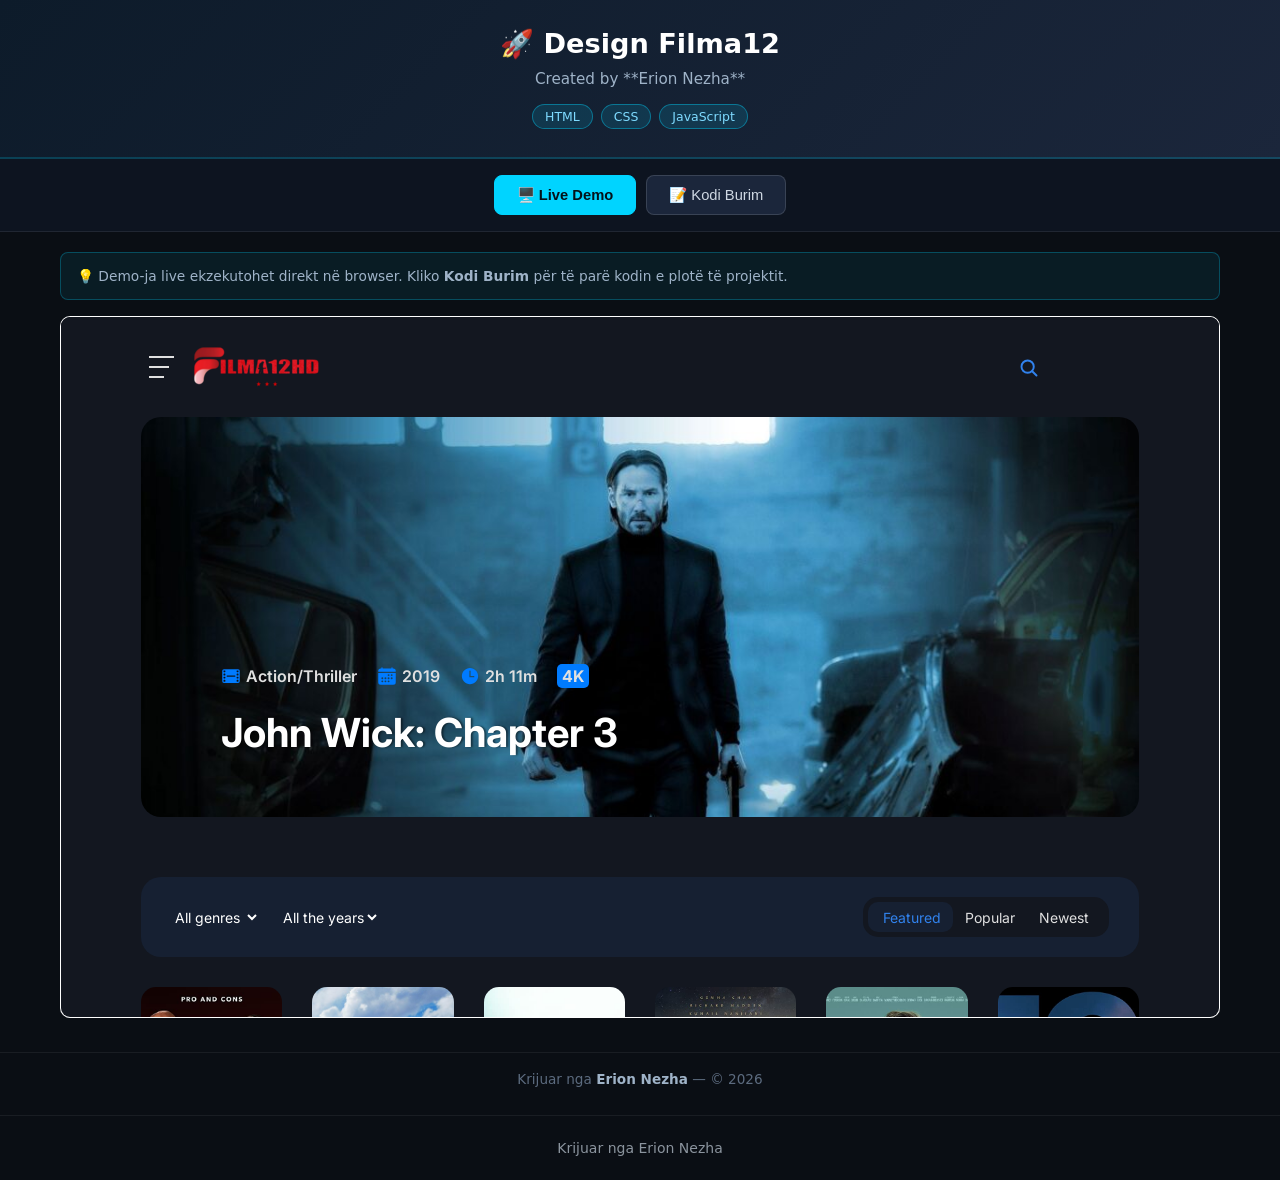
<file: index.html>
<!-- Created by Erion Nezha — © 2026 All rights reserved -->
<!DOCTYPE html>
<html lang="sq">
<head>
<meta charset="UTF-8">
<meta name="viewport" content="width=device-width, initial-scale=1.0">
<title>Design Filma12 — Erion Nezha</title>
<style>
*{box-sizing:border-box;margin:0;padding:0}
body{background:#0a0e14;color:#e6e6e6;font-family:'Segoe UI',system-ui,sans-serif;min-height:100vh;display:flex;flex-direction:column}
header.top{background:linear-gradient(135deg,#0d1b2a,#1b263b);padding:28px 20px;text-align:center;border-bottom:2px solid #00d4ff33}
header.top h1{font-size:1.7rem;color:#fff;margin-bottom:8px}
header.top p{color:#9fb3c8;max-width:760px;margin:0 auto 12px;line-height:1.55;font-size:.95rem}
.badges{display:flex;gap:8px;justify-content:center;flex-wrap:wrap}
.badge{background:#00d4ff22;border:1px solid #00d4ff66;color:#7fdbff;padding:4px 12px;border-radius:20px;font-size:.78rem}
.tabs{display:flex;gap:10px;justify-content:center;padding:16px;background:#0d1420;border-bottom:1px solid #ffffff14}
.tabs button{background:#1b263b;color:#cfd8e3;border:1px solid #ffffff22;padding:10px 22px;border-radius:8px;cursor:pointer;font-size:.92rem;transition:.2s}
.tabs button.active,.tabs button:hover{background:#00d4ff;color:#04121a;border-color:#00d4ff;font-weight:600}
main{flex:1;padding:20px;max-width:1200px;width:100%;margin:0 auto}
.panel{display:none}
.panel.active{display:block}
iframe.demo{width:100%;height:78vh;border:1px solid #ffffff22;border-radius:10px;background:#fff}
.codewrap{display:flex;gap:0;border:1px solid #ffffff22;border-radius:10px;overflow:hidden;height:78vh;background:#0d1117}
.tree{width:250px;min-width:200px;background:#0d1420;border-right:1px solid #ffffff14;overflow-y:auto;padding:12px;font-size:.82rem}
.tree .tfile{padding:5px 8px;border-radius:5px;cursor:pointer;color:#9fb3c8;white-space:nowrap;overflow:hidden;text-overflow:ellipsis}
.tree .tfile:hover{background:#ffffff10;color:#fff}
.tree .tfile.active{background:#00d4ff26;color:#7fdbff}
.tree .tdir{color:#5c6b7f;font-weight:600;margin-top:8px;font-size:.75rem;text-transform:uppercase;letter-spacing:.5px}
.codeview{flex:1;overflow:auto;padding:0;position:relative}
.codeview pre{padding:16px;font-family:'Consolas','Fira Code',monospace;font-size:.82rem;line-height:1.6;color:#d6deeb;white-space:pre}
.codeview .lineno{color:#4a5568;user-select:none;margin-right:12px;display:inline-block;width:32px;text-align:right}
.codeview img.preview{max-width:100%;padding:20px}
.cbar{display:flex;gap:8px;align-items:center;padding:10px 14px;background:#0d1420;border-bottom:1px solid #ffffff14;font-size:.82rem;color:#9fb3c8;overflow-x:auto}
.ctab{padding:6px 14px;border-radius:6px;cursor:pointer;white-space:nowrap;border:1px solid transparent}
.ctab:hover{background:#ffffff10}
.ctab.active{background:#00d4ff26;color:#7fdbff;border-color:#00d4ff55}
footer{text-align:center;padding:18px;color:#5c6b7f;font-size:.85rem;border-top:1px solid #ffffff10;margin-top:10px}
footer strong{color:#9fb3c8}
.term{background:#05070a;border:1px solid #00ff8833;border-radius:10px;overflow:hidden;height:78vh;display:flex;flex-direction:column}
.term-head{background:#0d1420;padding:10px 14px;display:flex;align-items:center;gap:8px;border-bottom:1px solid #ffffff14}
.dot{width:12px;height:12px;border-radius:50%}
.term-title{color:#9fb3c8;font-size:.82rem;margin-left:6px;flex:1}
.replay{background:#00ff8822;border:1px solid #00ff8866;color:#7dffb0;padding:5px 14px;border-radius:6px;cursor:pointer;font-size:.8rem}
.replay:hover{background:#00ff8844}
#term-body{flex:1;overflow-y:auto;padding:16px;font-family:'Consolas',monospace;font-size:.88rem;line-height:1.7;color:#33ff88;white-space:pre-wrap;word-break:break-word}
#term-body .inp{color:#ffd75c}
#term-body .dim{color:#4a6b57}
.cursor{display:inline-block;width:9px;height:17px;background:#33ff88;vertical-align:-3px;animation:blink 1s infinite}
@keyframes blink{50%{opacity:0}}
.split{display:grid;grid-template-columns:1fr 1fr;gap:16px}
.split .term,.split .codewrap{height:78vh}
@media(max-width:860px){.split{grid-template-columns:1fr}.codewrap{flex-direction:column}.tree{width:100%;max-height:150px;border-right:none;border-bottom:1px solid #ffffff14}}
.kw{color:#ff7edb}.st{color:#ffd75c}.cm{color:#5c6b7f;font-style:italic}.fn{color:#7fdbff}.nm{color:#f78c6c}
.note{background:#00d4ff12;border:1px solid #00d4ff44;border-radius:8px;padding:12px 16px;margin-bottom:16px;font-size:.86rem;color:#9fb3c8;line-height:1.6}
</style>
</head>
<body>
<header class="top">
<h1>🚀 Design Filma12</h1>
<p>Created by **Erion Nezha**</p>
<div class="badges"><span class="badge">HTML</span><span class="badge">CSS</span><span class="badge">JavaScript</span></div>
</header>
<div class="tabs">
<button class="active" onclick="show('demo',this)">🖥️ Live Demo</button>
<button onclick="show('code',this)">📝 Kodi Burim</button>
</div>
<main>
<div class="note">💡 Demo-ja live ekzekutohet direkt në browser. Kliko <strong>Kodi Burim</strong> për të parë kodin e plotë të projektit.</div>
<div id="p-demo" class="panel active"><iframe class="demo" src="demo/index.html" title="Live demo"></iframe></div>
<div id="p-code" class="panel"><div class="codewrap">
<aside class="tree" id="tree"></aside>
<div class="codeview"><div class="cbar" id="cbar"></div><div id="codebox"><pre></pre></div></div>
</div></div>
</main>
<footer>Krijuar nga <strong>Erion Nezha</strong> — © 2026</footer>
<script>
const TREE={"dirs": [{"name": "assets", "dirs": [{"name": "css", "dirs": [], "files": ["main.css", "media_query.css", "reset.css", "variable.css"]}, {"name": "images", "dirs": [{"name": "movies", "dirs": [], "files": ["1917.jpg", "LOTR.jpg", "captain-marvel.jpg", "casino-royale.jpg", "dark-knight.jpg", "dune.jpg", "endgame.jpg", "eternals.jpg", "gladiator.jpg", "interstaller.jpg", "matrix.jpg", "panther.jpg", "red-notice.jpg", "saving-private-ryan.jpg", "shang-chi.jpg", "spider-men.jpg", "venom.jpg", "ww84.jpg"]}], "files": ["John-Wick-3.jpg", "action.jpg", "adventure.jpg", "animated.jpg", "comedy.jpg", "crime.jpg", "funny.jpeg", "got.jpg", "horror.jpg", "icon.png", "logo.png", "planet.jpg", "sci-fi.jpg", "spider-man-no-way-home.jpg", "thriller.webp", "vikins.jpg"]}, {"name": "js", "dirs": [], "files": ["main.js"]}], "files": []}], "files": ["index.html", "screenshot.png"]};
const CODEDIR="demo";
const IMG=/\.(png|jpe?g|gif|svg|webp|ico|bmp)$/i;
function show(id,btn){document.querySelectorAll('.panel').forEach(p=>p.classList.remove('active'));document.getElementById('p-'+id).classList.add('active');document.querySelectorAll('.tabs button').forEach(b=>b.classList.remove('active'));btn.classList.add('active');}
function buildTree(){
  const t=document.getElementById('tree');let html='';
  const walk=(node,prefix)=>{node.dirs.forEach(d=>{html+='<div class="tdir">📁 '+prefix+d.name+'</div>';walk(d,prefix+d.name+'/');});node.files.forEach(f=>{html+='<div class="tfile" data-p="'+prefix+f+'">📄 '+f+'</div>';});};
  walk(TREE,'');t.innerHTML=html;
  t.querySelectorAll('.tfile').forEach(el=>el.onclick=()=>openFile(el.dataset.p,el));
  const first=t.querySelector('.tfile');if(first)openFile(first.dataset.p,first);
}
async function openFile(path,el){
  document.querySelectorAll('.tfile').forEach(e=>e.classList.remove('active'));el.classList.add('active');
  document.getElementById('cbar').textContent=path;
  const box=document.getElementById('codebox');
  if(IMG.test(path)){box.innerHTML='<img class="preview" src="'+CODEDIR+'/'+path+'">';return;}
  try{const r=await fetch(CODEDIR+'/'+path);const txt=await r.text();
    box.innerHTML='<pre>'+hl(txt,path.split('.').pop())+'</pre>';
  }catch(e){box.innerHTML='<pre>Deshtoi leximi i file-it.</pre>';}
}

function hl(code,lang){
  const esc=s=>s.replace(/&/g,'&amp;').replace(/</g,'&lt;').replace(/>/g,'&gt;');
  const tok=/(\/\/[^\n]*|\/\*[\s\S]*?\*\/|#[^\n]*|<!--[\s\S]*?-->)|("[^"\n]*"|'[^'\n]*')|\b(import|from|as|def|return|if|elif|else|for|while|in|not|and|or|class|try|except|finally|with|lambda|pass|break|continue|print|public|private|protected|static|void|int|float|double|char|long|short|boolean|new|this|null|true|false|extends|implements|package|throws|struct|include|switch|case|default|do|sizeof|typedef|const|unsigned|using|namespace|cin|cout|endl|int main|string|System|out|println|var|let|function|=>)\b|\b(\d+(\.\d+)?)\b/g;
  let out='',last=0,m;
  while((m=tok.exec(code))!==null){
    out+=esc(code.slice(last,m.index));
    const cls=m[1]?'cm':m[2]?'st':m[3]?'kw':'nm';
    out+='<span class="'+cls+'">'+esc(m[0])+'</span>';
    last=m.index+m[0].length;
  }
  out+=esc(code.slice(last));
  return out.split('\n').map((l,i)=>'<span class="lineno">'+(i+1)+'</span>'+(l||' ')).join('\n');
}

buildTree();
</script>
<footer style="text-align:center;padding:24px 16px;color:#8b949e;font-family:system-ui,sans-serif;font-size:14px;">Krijuar nga Erion Nezha</footer>
</body>
</html>
</file>
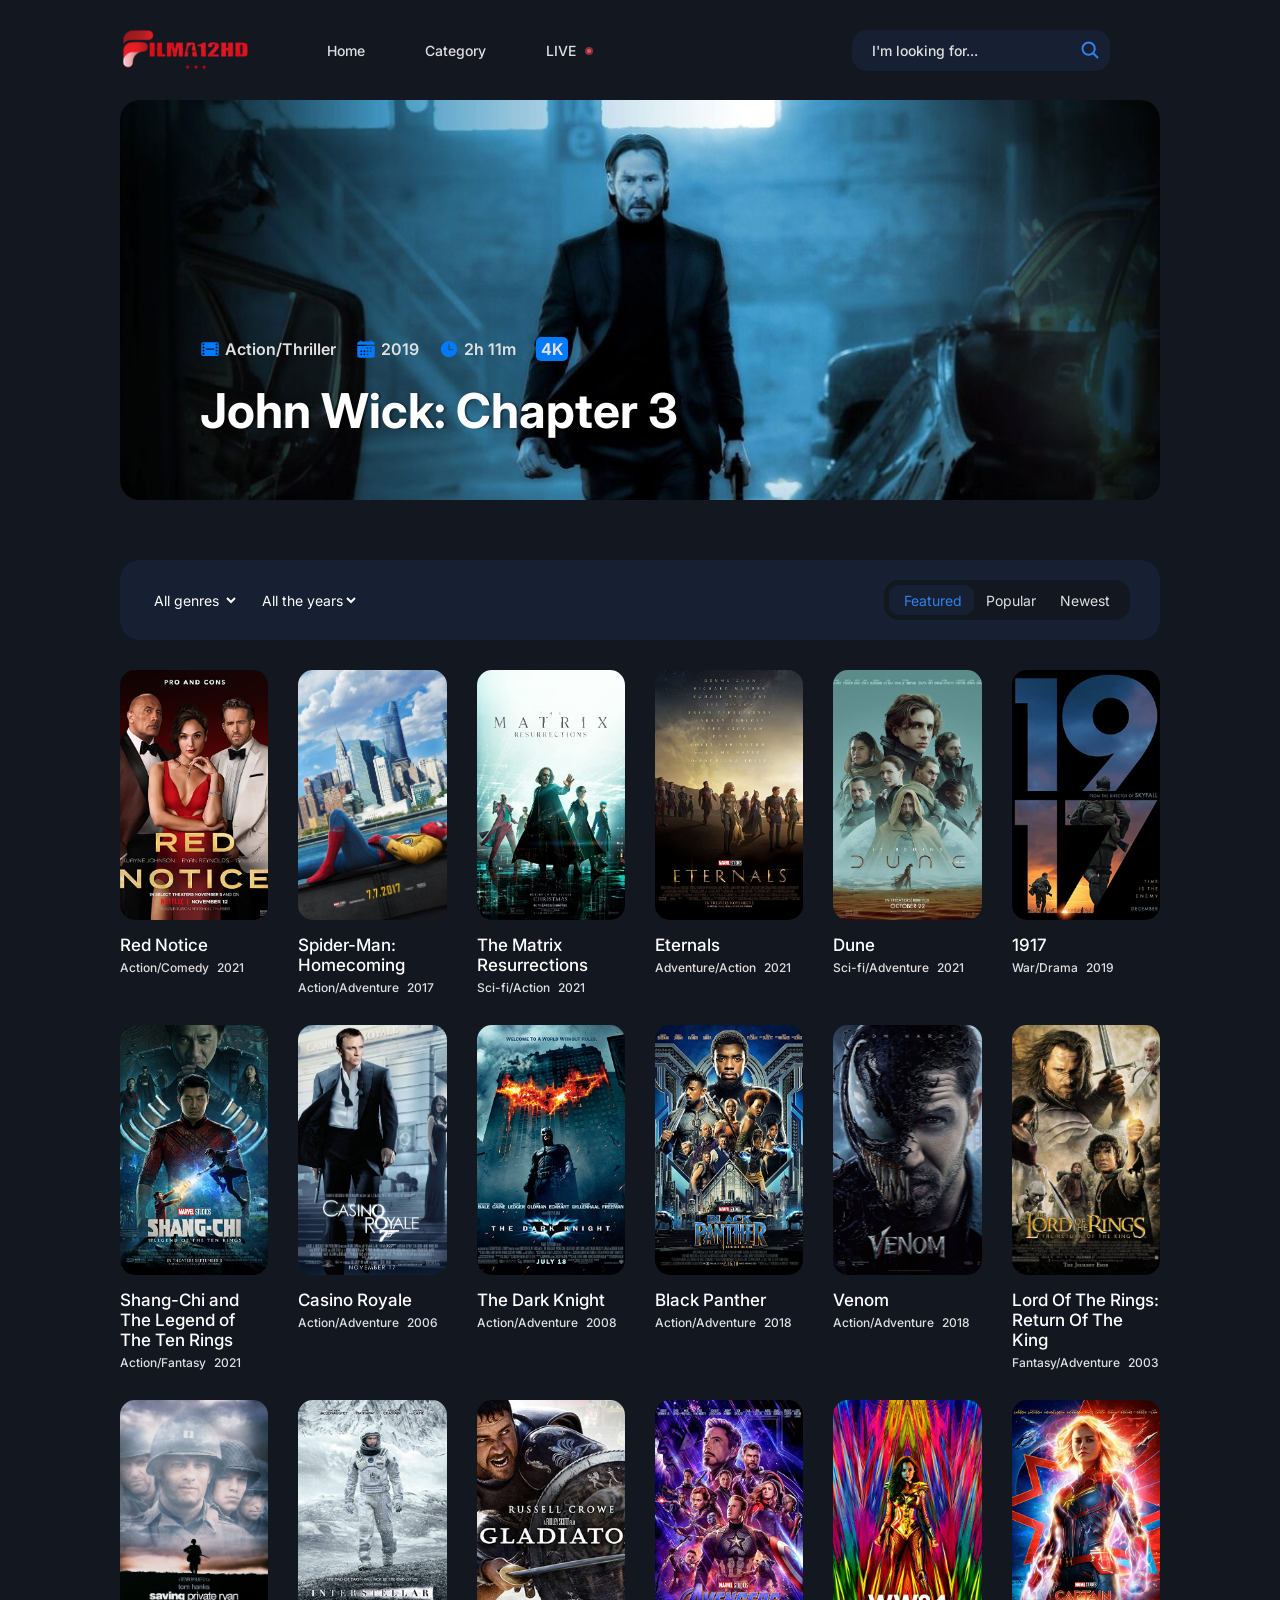
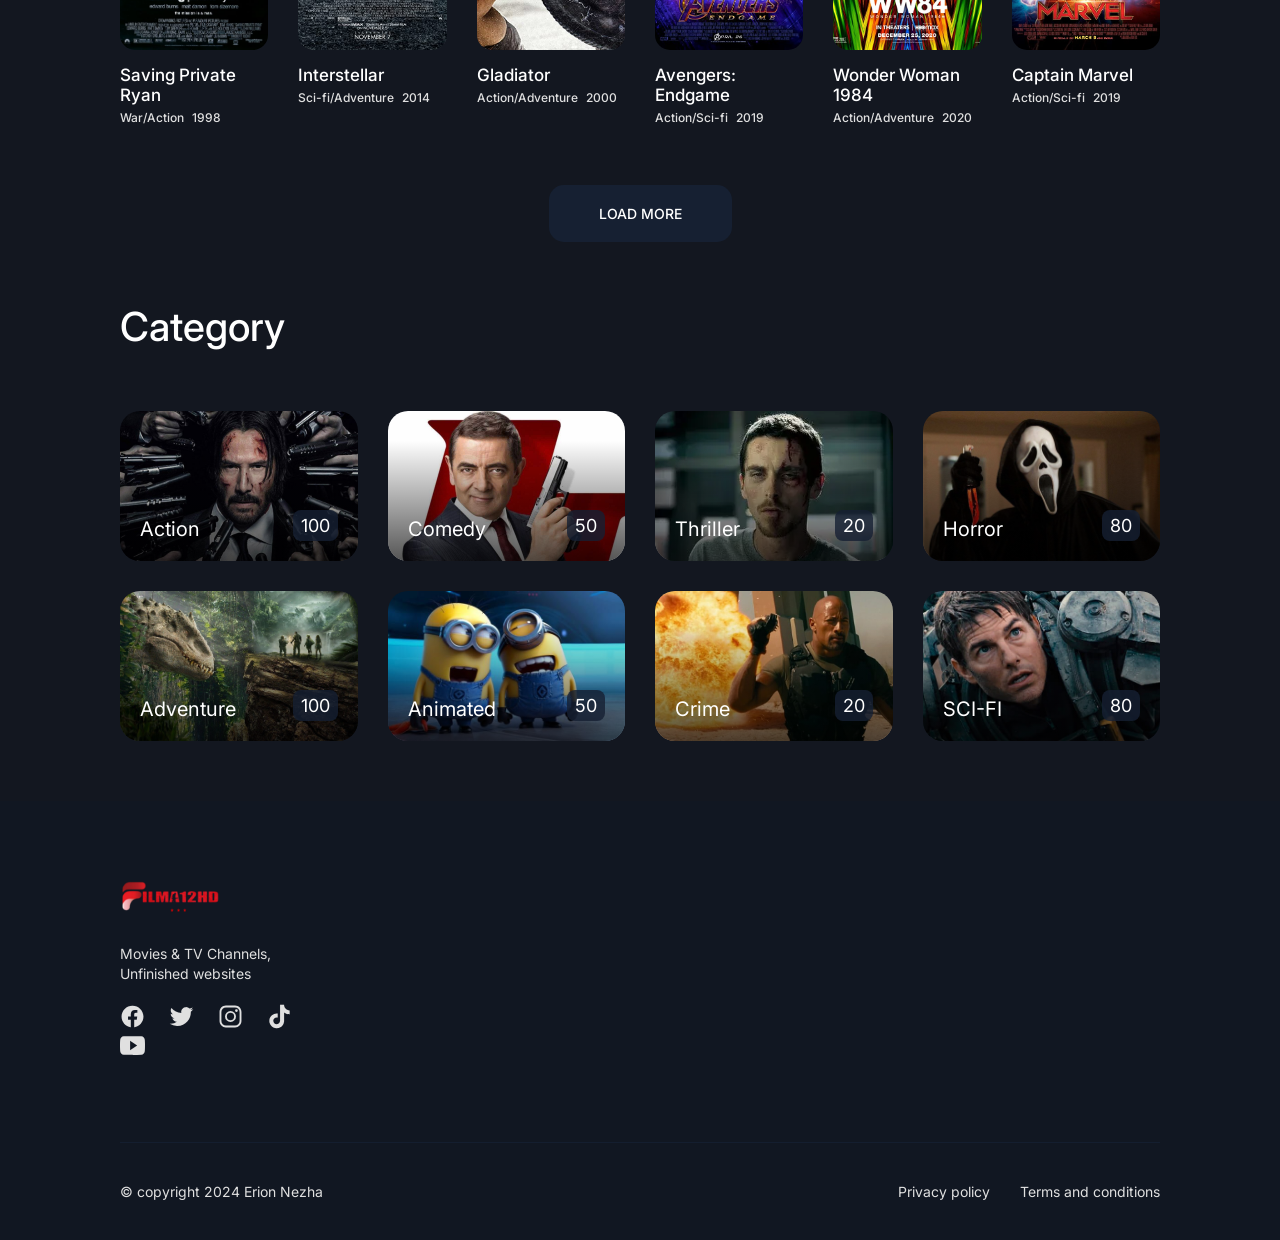
<file: demo/index.html>
<!DOCTYPE html>
<!-- Created by Erion Nezha — © 2026 All rights reserved -->
<html lang="en">

<head>
  <meta charset="UTF-8">
  <meta http-equiv="X-UA-Compatible" content="IE=edge">
  <meta name="viewport" content="width=device-width, initial-scale=1.0">
  <link rel="shortcut icon" href="assets/images/icon.png" type="image/png">
  <title>Filma12hd</title>

  <!--
    - custom css link
  -->
  <link rel="stylesheet" href="./assets/css/main.css">
  <link rel="stylesheet" href="./assets/css/media_query.css">

  <!--
    - google font link
  -->
  <link href="https://fonts.googleapis.com/css?family=Inter:100,200,300,regular,500,600,700,800,900" rel="stylesheet" />
</head>

<body>




  <!--
    - main container
  -->
  <div class="container">

    <!--
      - #HEADER SECTION
    -->

    <header class="">
      <div class="navbar">

        <!--
          - menu button for small screen
        -->
        <button class="navbar-menu-btn">
          <span class="one"></span>
          <span class="two"></span>
          <span class="three"></span>
        </button>


        <a href="#" class="navbar-brand">
          <img src="./assets/images/logo.png" alt="">
        </a>

        <!--
          - navbar navigation
        -->

        <nav class="">
          <ul class="navbar-nav">

            <li> <a href="#" class="navbar-link">Home</a> </li>
            <li> <a href="#category" class="navbar-link">Category</a> </li>
            <li> <a href="https://ur-tv.online/" class="navbar-link  indicator">LIVE</a> </li>

          </ul>
        </nav>

        <!--
          - search and sign-in
        -->

        <div class="navbar-actions">

          <form action="#" class="navbar-form">
            <input type="text" name="search" placeholder="I'm looking for..." class="navbar-form-search">

            <button class="navbar-form-btn">
              <ion-icon name="search-outline"></ion-icon>
            </button>

            <button class="navbar-form-close">
              <ion-icon name="close-circle-outline"></ion-icon>
            </button>
          </form>


          <!--
            - search button for small screen
          -->

          <button class="navbar-search-btn">
            <ion-icon name="search-outline"></ion-icon>
          </button>


        </div>

      </div>
    </header>





    <!--
      - MAIN SECTION
    -->
    <main>

      <!--
        - #BANNER SECTION
      -->
      <section class="banner">
        <div class="banner-card">

          <img src="./assets/images/John-Wick-3.jpg" class="banner-img" alt="">

          <div class="card-content">
            <div class="card-info">

              <div class="genre">
                <ion-icon name="film"></ion-icon>
                <span>Action/Thriller</span>
              </div>

              <div class="year">
                <ion-icon name="calendar"></ion-icon>
                <span>2019</span>
              </div>

              <div class="duration">
                <ion-icon name="time"></ion-icon>
                <span>2h 11m</span>
              </div>

              <div class="quality">4K</div>

            </div>

            <h2 class="card-title">John Wick: Chapter 3 </h2>
          </div>

        </div>
      </section>





      <!--
        - #MOVIES SECTION
      -->
      <section class="movies">

        <!--
          - filter bar
        -->
        <div class="filter-bar">

          <div class="filter-dropdowns">

            <select name="genre" class="genre">
              <option value="all genres">All genres</option>
              <option value="action">Action</option>
              <option value="adventure">Adventure</option>
              <option value="animal">Animal</option>
              <option value="animation">Animation</option>
              <option value="biography">Biography</option>
            </select>

            <select name="year" class="year">
              <option value="all years">All the years</option>
              <option value="2022">2022</option>
              <option value="2020-2021">2020-2021</option>
              <option value="2010-2019">2010-2019</option>
              <option value="2000-2009">2000-2009</option>
              <option value="1980-1999">1980-1999</option>
            </select>

          </div>

          <div class="filter-radios">

            <input type="radio" name="grade" id="featured" checked>
            <label for="featured">Featured</label>

            <input type="radio" name="grade" id="popular">
            <label for="popular">Popular</label>

            <input type="radio" name="grade" id="newest">
            <label for="newest">Newest</label>

            <div class="checked-radio-bg"></div>

          </div>

        </div>


        <!--
          - movies grid
        -->

        <div class="movies-grid">

          <div class="movie-card">

            <div class="card-head">
              <img src="./assets/images/movies/red-notice.jpg" alt="" class="card-img">

              <div class="card-overlay">

                <div class="bookmark">
                  <ion-icon name="bookmark-outline"></ion-icon>
                </div>

                <div class="rating">
                  <ion-icon name="star-outline"></ion-icon>
                  <span>6.4</span>
                </div>

                <div class="play">
                  <ion-icon name="play-circle-outline"></ion-icon>
                </div>

              </div>
            </div>

            <div class="card-body">
              <h3 class="card-title">Red Notice</h3>

              <div class="card-info">
                <span class="genre">Action/Comedy</span>
                <span class="year">2021</span>
              </div>
            </div>

          </div>

          <div class="movie-card">

            <div class="card-head">
              <img src="./assets/images/movies/spider-men.jpg" alt="" class="card-img">

              <div class="card-overlay">

                <div class="bookmark">
                  <ion-icon name="bookmark-outline"></ion-icon>
                </div>

                <div class="rating">
                  <ion-icon name="star-outline"></ion-icon>
                  <span>7.4</span>
                </div>

                <div class="play">
                  <ion-icon name="play-circle-outline"></ion-icon>
                </div>

              </div>
            </div>

            <div class="card-body">
              <h3 class="card-title">Spider-Man: Homecoming</h3>

              <div class="card-info">
                <span class="genre">Action/Adventure</span>
                <span class="year">2017</span>
              </div>
            </div>

          </div>

          <div class="movie-card">

            <div class="card-head">
              <img src="./assets/images/movies/matrix.jpg" alt="" class="card-img">

              <div class="card-overlay">

                <div class="bookmark">
                  <ion-icon name="bookmark-outline"></ion-icon>
                </div>

                <div class="rating">
                  <ion-icon name="star-outline"></ion-icon>
                  <span>N/A</span>
                </div>

                <div class="https://ur-tv.online">
                  <ion-icon name="play-circle-outline"></ion-icon>
                </div>

              </div>
            </div>

            <div class="card-body">
              <h3 class="card-title">The Matrix Resurrections</h3>

              <div class="card-info">
                <span class="genre">Sci-fi/Action</span>
                <span class="year">2021</span>
              </div>
            </div>

          </div>

          <div class="movie-card">

            <div class="card-head">
              <img src="./assets/images/movies/eternals.jpg" alt="" class="card-img">

              <div class="card-overlay">

                <div class="bookmark">
                  <ion-icon name="bookmark-outline"></ion-icon>
                </div>

                <div class="rating">
                  <ion-icon name="star-outline"></ion-icon>
                  <span>6.8</span>
                </div>

                <div class="play">
                  <ion-icon name="play-circle-outline"></ion-icon>
                </div>

              </div>
            </div>

            <div class="card-body">
              <h3 class="card-title">Eternals</h3>

              <div class="card-info">
                <span class="genre">Adventure/Action</span>
                <span class="year">2021</span>
              </div>
            </div>

          </div>

          <div class="movie-card">

            <div class="card-head">
              <img src="./assets/images/movies/dune.jpg" alt="" class="card-img">

              <div class="card-overlay">

                <div class="bookmark">
                  <ion-icon name="bookmark-outline"></ion-icon>
                </div>

                <div class="rating">
                  <ion-icon name="star-outline"></ion-icon>
                  <span>8.2</span>
                </div>

                <div class="play">
                  <ion-icon name="play-circle-outline"></ion-icon>
                </div>

              </div>
            </div>

            <div class="card-body">
              <h3 class="card-title">Dune</h3>

              <div class="card-info">
                <span class="genre">Sci-fi/Adventure</span>
                <span class="year">2021</span>
              </div>
            </div>

          </div>

          <div class="movie-card">

            <div class="card-head">
              <img src="./assets/images/movies/1917.jpg" alt="" class="card-img">

              <div class="card-overlay">

                <div class="bookmark">
                  <ion-icon name="bookmark-outline"></ion-icon>
                </div>

                <div class="rating">
                  <ion-icon name="star-outline"></ion-icon>
                  <span>8.3</span>
                </div>

                <div class="play">
                  <ion-icon name="play-circle-outline"></ion-icon>
                </div>

              </div>
            </div>

            <div class="card-body">
              <h3 class="card-title">1917</h3>

              <div class="card-info">
                <span class="genre">War/Drama</span>
                <span class="year">2019</span>
              </div>
            </div>

          </div>

          <div class="movie-card">

            <div class="card-head">
              <img src="./assets/images/movies/shang-chi.jpg" alt="" class="card-img">

              <div class="card-overlay">

                <div class="bookmark">
                  <ion-icon name="bookmark-outline"></ion-icon>
                </div>

                <div class="rating">
                  <ion-icon name="star-outline"></ion-icon>
                  <span>7.6</span>
                </div>

                <div class="play">
                  <ion-icon name="play-circle-outline"></ion-icon>
                </div>

              </div>
            </div>

            <div class="card-body">
              <h3 class="card-title">Shang-Chi and The Legend of The Ten Rings</h3>

              <div class="card-info">
                <span class="genre">Action/Fantasy</span>
                <span class="year">2021</span>
              </div>
            </div>

          </div>

          <div class="movie-card">

            <div class="card-head">
              <img src="./assets/images/movies/casino-royale.jpg" alt="" class="card-img">

              <div class="card-overlay">

                <div class="bookmark">
                  <ion-icon name="bookmark-outline"></ion-icon>
                </div>

                <div class="rating">
                  <ion-icon name="star-outline"></ion-icon>
                  <span>8.0</span>
                </div>

                <div class="play">
                  <ion-icon name="play-circle-outline"></ion-icon>
                </div>

              </div>
            </div>

            <div class="card-body">
              <h3 class="card-title">Casino Royale</h3>

              <div class="card-info">
                <span class="genre">Action/Adventure</span>
                <span class="year">2006</span>
              </div>
            </div>

          </div>

          <div class="movie-card">
            <a href="https://dood.to/e/e43zkbym4zpg">
            <div class="card-head">
              <img src="./assets/images/movies/dark-knight.jpg" alt="" class="card-img">
          

              <div class="card-overlay">

                <div class="bookmark">
                  <ion-icon name="bookmark-outline"></ion-icon>
                </div>

                <div class="rating">
                  <ion-icon name="star-outline"></ion-icon>
                  <span>9.0</span>
                </div>

                <div class="play">
                  <ion-icon name="play-circle-outline"></ion-icon>
                </div>

              </div>
            </div>

            <div class="card-body">
              <h3 class="card-title">The Dark Knight</h3>
              <div class="card-info">
                <span class="genre">Action/Adventure</span>
                <span class="year">2008</span>
              </div>
            </div>
          </a>
          </div>

          <div class="movie-card">

            <div class="card-head">
              <img src="./assets/images/movies/panther.jpg" alt="" class="card-img">

              <div class="card-overlay">

                <div class="bookmark">
                  <ion-icon name="bookmark-outline"></ion-icon>
                </div>

                <div class="rating">
                  <ion-icon name="star-outline"></ion-icon>
                  <span>7.3</span>
                </div>

                <div class="play">
                  <ion-icon name="play-circle-outline"></ion-icon>
                </div>

              </div>
            </div>

            <div class="card-body">
              <h3 class="card-title">Black Panther</h3>

              <div class="card-info">
                <span class="genre">Action/Adventure</span>
                <span class="year">2018</span>
              </div>
            </div>

          </div>

          <div class="movie-card">

            <div class="card-head">
              <img src="./assets/images/movies/venom.jpg" alt="" class="card-img">

              <div class="card-overlay">

                <div class="bookmark">
                  <ion-icon name="bookmark-outline"></ion-icon>
                </div>

                <div class="rating">
                  <ion-icon name="star-outline"></ion-icon>
                  <span>6.7</span>
                </div>

                <div class="play">
                  <ion-icon name="play-circle-outline"></ion-icon>
                </div>

              </div>
            </div>

            <div class="card-body">
              <h3 class="card-title">Venom</h3>

              <div class="card-info">
                <span class="genre">Action/Adventure</span>
                <span class="year">2018</span>
              </div>
            </div>

          </div>

          <div class="movie-card">

            <div class="card-head">
              <img src="./assets/images/movies/LOTR.jpg" alt="" class="card-img">

              <div class="card-overlay">

                <div class="bookmark">
                  <ion-icon name="bookmark-outline"></ion-icon>
                </div>

                <div class="rating">
                  <ion-icon name="star-outline"></ion-icon>
                  <span>8.9</span>
                </div>

                <div class="play">
                  <ion-icon name="play-circle-outline"></ion-icon>
                </div>

              </div>
            </div>

            <div class="card-body">
              <h3 class="card-title">Lord Of The Rings: Return Of The King</h3>

              <div class="card-info">
                <span class="genre">Fantasy/Adventure</span>
                <span class="year">2003</span>
              </div>
            </div>

          </div>

          <div class="movie-card">

            <div class="card-head">
              <img src="./assets/images/movies/saving-private-ryan.jpg" alt="" class="card-img">

              <div class="card-overlay">

                <div class="bookmark">
                  <ion-icon name="bookmark-outline"></ion-icon>
                </div>

                <div class="rating">
                  <ion-icon name="star-outline"></ion-icon>
                  <span>8.6</span>
                </div>

                <div class="play">
                  <ion-icon name="play-circle-outline"></ion-icon>
                </div>

              </div>
            </div>

            <div class="card-body">
              <h3 class="card-title">Saving Private Ryan</h3>

              <div class="card-info">
                <span class="genre">War/Action</span>
                <span class="year">1998</span>
              </div>
            </div>

          </div>

          <div class="movie-card">

            <div class="card-head">
              <img src="./assets/images/movies/interstaller.jpg" alt="" class="card-img">

              <div class="card-overlay">

                <div class="bookmark">
                  <ion-icon name="bookmark-outline"></ion-icon>
                </div>

                <div class="rating">
                  <ion-icon name="star-outline"></ion-icon>
                  <span>8.6</span>
                </div>

                <div class="play">
                  <ion-icon name="play-circle-outline"></ion-icon>
                </div>

              </div>
            </div>

            <div class="card-body">
              <h3 class="card-title">Interstellar</h3>

              <div class="card-info">
                <span class="genre">Sci-fi/Adventure</span>
                <span class="year">2014</span>
              </div>
            </div>

          </div>

          <div class="movie-card">

            <div class="card-head">
              <img src="./assets/images/movies/gladiator.jpg" alt="" class="card-img">

              <div class="card-overlay">

                <div class="bookmark">
                  <ion-icon name="bookmark-outline"></ion-icon>
                </div>

                <div class="rating">
                  <ion-icon name="star-outline"></ion-icon>
                  <span>8.5</span>
                </div>

                <div class="play">
                  <ion-icon name="play-circle-outline"></ion-icon>
                </div>

              </div>
            </div>

            <div class="card-body">
              <h3 class="card-title">Gladiator</h3>

              <div class="card-info">
                <span class="genre">Action/Adventure</span>
                <span class="year">2000</span>
              </div>
            </div>

          </div>

          <div class="movie-card">

            <div class="card-head">
              <img src="./assets/images/movies/endgame.jpg" alt="" class="card-img">

              <div class="card-overlay">

                <div class="bookmark">
                  <ion-icon name="bookmark-outline"></ion-icon>
                </div>

                <div class="rating">
                  <ion-icon name="star-outline"></ion-icon>
                  <span>8.4</span>
                </div>

                <div class="play">
                  <ion-icon name="play-circle-outline"></ion-icon>
                </div>

              </div>
            </div>

            <div class="card-body">
              <h3 class="card-title">Avengers: Endgame</h3>

              <div class="card-info">
                <span class="genre">Action/Sci-fi</span>
                <span class="year">2019</span>
              </div>
            </div>

          </div>

          <div class="movie-card">

            <div class="card-head">
              <img src="./assets/images/movies/ww84.jpg" alt="" class="card-img">

              <div class="card-overlay">

                <div class="bookmark">
                  <ion-icon name="bookmark-outline"></ion-icon>
                </div>

                <div class="rating">
                  <ion-icon name="star-outline"></ion-icon>
                  <span>5.4</span>
                </div>

                <div class="play">
                  <ion-icon name="play-circle-outline"></ion-icon>
                </div>

              </div>
            </div>

            <div class="card-body">
              <h3 class="card-title">Wonder Woman 1984</h3>

              <div class="card-info">
                <span class="genre">Action/Adventure</span>
                <span class="year">2020</span>
              </div>
            </div>

          </div>

          <div class="movie-card">

            <div class="card-head">
              <img src="./assets/images/movies/captain-marvel.jpg" alt="" class="card-img">

              <div class="card-overlay">

                <div class="bookmark">
                  <ion-icon name="bookmark-outline"></ion-icon>
                </div>

                <div class="rating">
                  <ion-icon name="star-outline"></ion-icon>
                  <span>6.8</span>
                </div>

                <div class="play">
                  <ion-icon name="play-circle-outline"></ion-icon>
                </div>

              </div>
            </div>

            <div class="card-body">
              <h3 class="card-title">Captain Marvel</h3>

              <div class="card-info">
                <span class="genre">Action/Sci-fi</span>
                <span class="year">2019</span>
              </div>
            </div>

          </div>

        </div>

        <!--
          - load more button
        -->
        <button class="load-more">LOAD MORE</button>

      </section>





      <!--
        - #CATEGORY SECTION
      -->
      <section class="category" id="category">

        <h2 class="section-heading">Category</h2>

        <div class="category-grid">

          <div class="category-card">
            <img src="./assets/images/action.jpg" alt="" class="card-img">
            <div class="name">Action</div>
            <div class="total">100</div>
          </div>

          <div class="category-card">
            <img src="./assets/images/comedy.jpg" alt="" class="card-img">
            <div class="name">Comedy</div>
            <div class="total">50</div>
          </div>

          <div class="category-card">
            <img src="./assets/images/thriller.webp" alt="" class="card-img">
            <div class="name">Thriller</div>
            <div class="total">20</div>
          </div>

          <div class="category-card">
            <img src="./assets/images/horror.jpg" alt="" class="card-img">
            <div class="name">Horror</div>
            <div class="total">80</div>
          </div>

          <div class="category-card">
            <img src="./assets/images/adventure.jpg" alt="" class="card-img">
            <div class="name">Adventure</div>
            <div class="total">100</div>
          </div>

          <div class="category-card">
            <img src="./assets/images/animated.jpg" alt="" class="card-img">
            <div class="name">Animated</div>
            <div class="total">50</div>
          </div>

          <div class="category-card">
            <img src="./assets/images/crime.jpg" alt="" class="card-img">
            <div class="name">Crime</div>
            <div class="total">20</div>
          </div>

          <div class="category-card">
            <img src="./assets/images/sci-fi.jpg" alt="" class="card-img">
            <div class="name">SCI-FI</div>
            <div class="total">80</div>
          </div>

        </div>

      </section>

          </div>

        </div>

      </section>

    </main>





    <!--
      - FOOTER SECTION
    -->
    <footer>

      <div class="footer-content">

        <div class="footer-brand">
          <img src="./assets/images/logo.png" alt="" class="footer-logo">
          <p class="slogan">Movies & TV Channels,
            Unfinished websites</p>


          <div class="social-link">

            <a href="#">
              <ion-icon name="logo-facebook"></ion-icon>
            </a>
            <a href="#">
              <ion-icon name="logo-twitter"></ion-icon>
            </a>
            <a href="#">
              <ion-icon name="logo-instagram"></ion-icon>
            </a>
            <a href="#">
              <ion-icon name="logo-tiktok"></ion-icon>
            </a>
            <a href="#">
              <ion-icon name="logo-youtube"></ion-icon>
            </a>

          </div>
        </div>


        <div class="footer-links">
          <ul>

          

          </ul>

          <ul>


          </ul>
        </div>

      </div>

      <div class="footer-copyright">

        <div class="copyright">
          <p>&copy; copyright 2024 Erion Nezha</p>
        </div>

        <div class="wrapper">
          <a href="#">Privacy policy</a>
          <a href="#">Terms and conditions</a>
        </div>

      </div>

    </footer>

  </div>





  <!--
    - custom js link
  -->
  <script src="./assets/js/main.js"></script>

  <!--
    - ionicon link
  -->
  <!-- ionicons: preloaded chunks + icon svgs (used by the loader at runtime) -->
  <link rel="preload" as="script" href="vendor/ionicons/p-e26ac56f.js">
  <link rel="preload" as="script" href="vendor/ionicons/p-5c60b45e.entry.js">
  <link rel="preload" as="image" href="vendor/ionicons/svg/star-outline.svg" type="image/svg+xml">
  <link rel="preload" as="image" href="vendor/ionicons/svg/play-circle-outline.svg" type="image/svg+xml">
  <link rel="preload" as="image" href="vendor/ionicons/svg/bookmark-outline.svg" type="image/svg+xml">
  <link rel="preload" as="image" href="vendor/ionicons/svg/search-outline.svg" type="image/svg+xml">
  <link rel="preload" as="image" href="vendor/ionicons/svg/time.svg" type="image/svg+xml">
  <link rel="preload" as="image" href="vendor/ionicons/svg/logo-youtube.svg" type="image/svg+xml">
  <link rel="preload" as="image" href="vendor/ionicons/svg/logo-twitter.svg" type="image/svg+xml">
  <link rel="preload" as="image" href="vendor/ionicons/svg/logo-tiktok.svg" type="image/svg+xml">
  <link rel="preload" as="image" href="vendor/ionicons/svg/logo-instagram.svg" type="image/svg+xml">
  <link rel="preload" as="image" href="vendor/ionicons/svg/logo-facebook.svg" type="image/svg+xml">
  <link rel="preload" as="image" href="vendor/ionicons/svg/film.svg" type="image/svg+xml">
  <link rel="preload" as="image" href="vendor/ionicons/svg/close-circle-outline.svg" type="image/svg+xml">
  <link rel="preload" as="image" href="vendor/ionicons/svg/calendar.svg" type="image/svg+xml">
  <script type="module" src="vendor/ionicons/ionicons.esm.js"></script>
  <script nomodule src="vendor/ionicons/ionicons.js"></script>
</body>

</html>
</file>
<file: demo/assets/css/main.css>
/*-------------------------------------*\
  #main.css
\*-------------------------------------*/

/**
 * copyright 2021 @codewithsadee 
 */





/*-------------------------------------*\
  #VARIABLES
\*-------------------------------------*/

/**
 * import variables.css file 
 */

@import url(./variable.css);





/*-------------------------------------*\
  #RESET
\*-------------------------------------*/

/**
 * import reset.css file 
 */

@import url(./reset.css);





/*-------------------------------------*\
  #REPEAT
\*-------------------------------------*/

/**
 * reused style
 */

header, nav { background: var(--rich-black-fogra-29); }

.navbar,
.banner,
.movies,
.category,
.live {
  padding: 0 var(--px);
}

.section-heading {
  font-size: var(--section-heading);
  font-weight: var(--fw-5);
  margin-bottom: 60px;
}





/*-------------------------------------*\
  #MAIN
\*-------------------------------------*/

/**
 * main container style 
 */

.container {
  max-width: 1440px;
  margin: auto;
}





/*-------------------------------------*\
  #NAVBAR
\*-------------------------------------*/

/**
 * navbar style 
 */

.navbar {
  height: 100px;
  display:         flex;
  justify-content: space-between;
  align-items:     center;
}

/**
 * small screen menu button style 
 */

.navbar-menu-btn { display: none; }

/**
 * navbar navigation style 
 */

nav { margin-right: 200px; }

.navbar-nav { display: flex; }

.navbar-nav li:not(:last-child) { margin-right: 60px; }

.navbar-link {
  font-size: var(--fs-sm);
  font-weight: var(--fw-5);
}

.navbar-link:hover { color: var(--light-azure); }

/**
 * live indicator style 
 */

.indicator { position: relative; }

.indicator::after {
  content: '';
  background: var(--live-indicator);
  position: absolute;
  top:   calc(50% - 1px);
  right: -15px;
  width:  4px;
  height: 4px;
  box-shadow: 0 0 0 2px var(--live-indicator-shadow);
  border-radius: 5px;
}

/**
 * navbar form & button style 
 */

.navbar-actions {
  display:     flex;
  align-items: center;
}

.navbar-form {
  position: relative;
  margin-right: 50px;
}

.navbar-form-search {
  background: var(--oxford-blue);
  width: 100%;
  padding: 12px 20px;
  border-radius: 15px;
  color: var(--off-white);
  font-size: var(--fs-sm);
  font-weight: var(--fw-5);
}

.navbar-form-btn {
  background: var(--oxford-blue);
  position: absolute;
  top:   calc(50% - 10px);
  right: 10px;
}

.navbar-form-btn ion-icon,
.navbar-search-btn ion-icon {
  font-size: 20px;
  color: var(--light-azure);
  --ionicon-stroke-width: 50px;
}

.navbar-form-btn:hover ion-icon,
.navbar-form-search::placeholder { color: var(--off-white); }

/**
 * navbar-form close button & navbar search button
 * for small device 
 */

.navbar-form-close,
.navbar-search-btn { display: none; }

.navbar-signin {
  display:     flex;
  align-items: center;
  font-size: var(--fs-sm);
}

.navbar-signin ion-icon {
  font-size: 22px;
  color: var(--light-azure);
  margin-left: 5px;
  --ionicon-stroke-width: 30px;
}

.navbar-signin:hover span { color: var(--light-azure); }





/*-------------------------------------*\
  #BANNER
\*-------------------------------------*/

/**
 * banner card style 
 */

.banner { margin-bottom: 60px; }

.banner-card {
  position: relative;
  height: 400px;
  overflow: hidden;
  border-radius: 20px;
  cursor: pointer;
}

.banner-img { object-position: top; }

.banner-card:hover .banner-img { transform: scale(1.1); }

.banner-card .card-content {
  position: absolute;
  right:  80px;
  bottom: 60px;
  left:   80px;
}

.banner-card .card-info {
  display:     flex;
  align-items: center;
  margin-bottom: 20px;
}

.banner-card .card-info div {
  display:     flex;
  align-items: center;
  margin-right: 20px;
}

.banner-card .card-info ion-icon {
  font-size: 20px;
  color: var(--azure);
  margin-right: 5px;
}

.banner-card .card-info span { font-weight: var(--fw-6); }

.banner-card .card-info .quality {
  background: var(--azure);
  padding: 2px 5px;
  border-radius: 5px;
  font-weight: var(--fw-7);
}

.banner-card .card-title {
  font-size: 3em;
  color: var(--white);
  text-shadow: 2px 0 2px #0007;
}





/*-------------------------------------*\
  #MOIVES SECTION
\*-------------------------------------*/

.movies { margin-bottom: 60px; }

/**
 * filter bar style
 */

.filter-bar {
  display:         flex;
  justify-content: space-between;
  align-items:     center;
  background: var(--oxford-blue);
  padding: 20px 30px;
  border-radius: 20px;
  margin-bottom: 30px;
}

.filter-bar select {
  color: var(--white);
  font-size: var(--fs-sm);
  margin-right: 15px;
  cursor: pointer;
}

.filter-bar option { background: var(--oxford-blue); }

.filter-radios {
  position: relative;
  background: var(--rich-black-fogra-29);
  padding: 10px;
  border-radius: 15px;
}

.filter-radios input { display: none; }

.filter-radios label {
  position: relative;
  margin: 0 10px;
  font-size: var(--fs-sm);
  user-select: none;
  cursor: pointer;
  z-index: 10;
}

.filter-radios input:checked + label,
.filter-radios label:hover { color: var(--light-azure); }

input ~ .checked-radio-bg {
  /**
   * variable for changing position and size
   * besed on radio checked 
   */
  --width: 85px;
  --left:   5px;

  background: var(--oxford-blue);
  position: absolute;
  top:    5px;
  left:   var(--left);
  bottom: 5px;
  width: var(--width);
  border-radius: 10px;
}

#popular:checked ~ .checked-radio-bg {
  --width: 73px;
  --left:  90px;
}

#newest:checked ~ .checked-radio-bg {
  --width:  81px;
  --left:  163px;
}


/**
 * movies grid 
 */

.movies-grid {
  display: grid;
  grid-template-columns: repeat(auto-fill, minmax(140px, 1fr));
  gap: 30px;
  margin-bottom: 60px;
}

.movie-card {
  /**
   * variable for scaling overlay element on card hover 
   */
  --scale: 0.8;

  cursor: pointer;
}

.movie-card .card-head {
  position: relative;
  height: 250px;
  border-radius: 15px;
  margin-bottom: 15px;
  overflow: hidden;
}

.movie-card:hover .card-img { transform: scale(1.1); }

.movie-card .card-overlay {
  position: absolute;
  inset: 0;
  opacity: 0;
  backdrop-filter: blur(5px);
}

.movie-card:hover .card-overlay { opacity: 1; }

.movie-card .bookmark,
.movie-card .rating {
  position: absolute;
  top: 15px;
  padding: 6px;
  border-radius: 10px;
  color: var(--light-azure);
  transform: scale(var(--scale));
}

.movie-card .bookmark {
  background: var(--oxford-blue);
  left: 15px;
}

.movie-card .bookmark:hover { color: var(--yellow); }

.movie-card .rating {
  display:     flex;
  align-items: center;
  right: 15px;
  background: var(--oxford-blue-50);
}

.movie-card .rating span {
  color: var(--white);
  font-size: 13px;
  font-weight: var(--fw-5);
  margin-left: 5px;
}

.movie-card ion-icon {
  font-size: 16px;
  display: block;
  --ionicon-stroke-width: 50px;
}

.movie-card .play {
  position: absolute;
  top:  50%;
  left: 50%;
  transform: translate(-50%, -50%) scale(var(--scale));
}

.movie-card .play ion-icon {
  font-size: 60px;
  --ionicon-stroke-width: 20px;
}

.movie-card:hover :is(.bookmark, .rating, .play) { --scale: 1; }

.movie-card .card-title {
  font-size: var(--fs-md);
  font-weight: var(--fw-5);
  margin-bottom: 5px;
}

.movie-card:hover .card-title { color: var(--light-azure); }

.movie-card .card-info {
  display: flex;
  font-size: var(--fs-x-sm);
  font-weight: var(--fw-5);
}

.movie-card .genre { margin-right: 8px; }


/**
 * load more button 
 */

.load-more {
  background: var(--oxford-blue);
  display: block;
  padding: 20px 50px;
  margin: auto;
  font-size: var(--fs-sm);
  font-weight: var(--fw-5);
  border-radius: 15px;
  color: var(--white);
}

.load-more:hover { background: var(--light-azure); }





/*-------------------------------------*\
  #CATEGORY SECTION
\*-------------------------------------*/

.category { margin-bottom: 60px; }

.category-grid {
  display: grid;
  grid-template-columns: repeat(4, 1fr);
  gap: 30px;
}

.category-card {
  position: relative;
  height: 150px;
  border-radius: 20px;
  overflow: hidden;
  cursor: pointer;
}

.category-card::after {
  content: '';
  position: absolute;
  inset: 0;
  background: linear-gradient(180deg, transparent 20%, #000a);
}

.category-card:hover .card-img { transform: scale(1.1); }

.category-card .name,
.category-card .total {
  position: absolute;
  bottom: 20px;
  color: var(--white);
  z-index: 20;
}

.category-card .name {
  left: 20px;
  font-size: 20px;
}

.category-card .total {
  right: 20px;
  font-size: 18px;
  background: var(--oxford-blue-50);
  padding: 5px 8px;
  border-radius: 8px;
}

.category-card:hover .name { color: var(--light-azure); }





/*-------------------------------------*\
  #LIVE SECTION
\*-------------------------------------*/

.live { margin-bottom: 60px; }

.live-grid {
  display: grid;
  grid-template-columns: repeat(auto-fit, minmax(250px, 1fr));
  gap: 30px;
}

.live-card { cursor: pointer; }

.live-card .card-head {
  position: relative;
  height: 250px;
  border-radius: 20px;
  margin-bottom: 15px;
  overflow: hidden;
}

.live-card .card-head::after {
  content: '';
  position: absolute;
  inset: 0;
  background: linear-gradient(180deg, transparent 20%, #000a);
}

.live-card:hover .card-img { transform: scale(1.1); }

.live-card .live-badge,
.live-card .total-viewers {
  position: absolute;
  left: 30px;
  border-radius: 10px;
  padding: 5px 10px;
  z-index: 10;
}

.live-card .live-badge {
  top: 30px;
  font-size: var(--fs-x-sm);
  font-weight: var(--fw-5);
  background: var(--live-indicator);
}

.live-card .total-viewers {
  bottom: 30px;
  font-size: 15px;
  font-weight: var(--fw-6);
  background: var(--oxford-blue-50);
}

.live-card .play {
  position: absolute;
  top:  50%;
  left: 50%;
  transform: translate(-50%, -50%) scale(0.8);
  opacity: 0;
  z-index: 10;
}

.live-card .play ion-icon {
  font-size: 60px;
  --ionicon-stroke-width: 20px;
}

.live-card:hover .play {
  opacity: 1;
  transform: translate(-50%, -50%) scale(1); 
}

.live-card .card-body {
  display:         flex;
  justify-content: flex-start;
  align-items:     flex-start;
}

.live-card .avatar {
  width: 40px;
  border-radius: 10px;
  margin-right: 15px;
}

.live-card .card-title {
  font-size: var(--fs-lg);
  font-weight: var(--fw-5);
}

.live-card:hover .card-title { color: var(--light-azure); }





/*-------------------------------------*\
  #FOOTER SECTION
\*-------------------------------------*/

footer {
  background: var(--rich-black-fogra-30);
  padding: 80px var(--px) 40px;
}

.footer-content {
  display:         flex;
  justify-content: space-between;
  align-items:     flex-start;
  border-bottom: 1px solid var(--oxford-blue-50);
  padding-bottom: 80px;
}

.footer-brand {
  max-width: 250px;
  margin-right: 130px;
}

.footer-logo {
  width: 100px;
  margin-bottom: 30px;
}

.slogan {
  font-size: var(--fs-sm);
  line-height: 20px;
  margin-bottom: 20px;
}

.social-link a { display: inline-block; }

.social-link ion-icon {
  font-size: 25px;
  margin-right: 20px;
}

.footer-links {
  width: 100%;
  display: grid;
  grid-template-columns: repeat(4, 1fr);
  gap: 50px;
  align-items: flex-end;
}

.link-heading { margin-bottom: 20px; }

.link-item { font-size: var(--fs-sm); }

ul .link-item:not(:last-child) { margin-bottom: 10px; }

.link-item:hover a { color: var(--light-azure); }

.footer-copyright {
  display:         flex;
  justify-content: space-between;
  align-items:     center;
  padding-top: 40px;
}

.footer-copyright p,
.wrapper a { font-size: var(--fs-sm); }

.wrapper a:hover { color: var(--light-azure); }

.wrapper { display: flex; }

.wrapper a:not(:last-child) { margin-right: 30px; }
</file>
<file: demo/assets/css/media_query.css>
/*-------------------------------------*\
  #media_query.css
\*-------------------------------------*/

/**
 * copyright 2021 @codewithsadee 
 */





/*-------------------------------------*\
  #RESPONSIVE FOR 1200px
\*-------------------------------------*/

@media screen and (max-width: 1200px) {

  :root {

    /**
     * Spacing 
     */

    --px: 80px; /* padding-left & padding-right */

  }

  /**
   * HEADER RESPONSIVE
   */

  header {
    position: fixed;
    top:  0;
    left: 0;
    width: 100%;
    overflow: hidden;
    z-index: 50;
  }

  header.active { top: 250px; }

  /**
   * small screen menu button style 
   */

  .navbar-menu-btn {
    display: block;
    position: absolute;
    top:  50%;
    left: var(--px);
    transform: translateY(-50%);
  }

  .navbar-brand { margin-left: 50px; }

  .navbar-menu-btn span {
    display: block;
    background: var(--off-white);
    width: 25px;
    height: 2px;
    margin: 8px;
  }

  .navbar-menu-btn .two   { width: 20px; }
  .navbar-menu-btn .three { width: 15px; }

  .navbar-menu-btn.active span { background: var(--light-azure); }

  .navbar-menu-btn.active .one { transform: rotate(45deg) translateY(14px); }

  .navbar-menu-btn.active .two { width: 0; }

  .navbar-menu-btn.active .three {
    width: 25px;
    transform: rotate(-45deg) translateY(-14px); 
  }

  nav {
    position: fixed;
    top: -250px;
    left: 0;
    width: 100%;
    z-index: 100;
  }

  nav.active { top: 0; }

  .navbar-nav {
    height: 250px;
    flex-direction: column;
    justify-content: center;
    align-items:     flex-start;
    padding-left: var(--px);
    border-bottom: 1px solid var(--oxford-blue);
  }

  .navbar-nav li:not(:last-child) {
    margin-right: 0;
    margin-bottom: 30px;
  }

  .navbar-form {
    position: absolute;
    top:   100%;
    left:  var(--px);
    right: var(--px);
    height: 100%;
    background: var(--rich-black-fogra-29);
    margin-right: 0;
    display:         flex;
    justify-content: space-between;
    align-items:     center;
    z-index: 100;
  }

  .navbar-form.active { top: 0; }

  .navbar-form-search { margin-right: 40px; }

  .navbar-form-btn { right: 80px; }

  .navbar-form-close {
    display: block;
    padding-top: 4px;
    opacity: 0.8;
  }

  .navbar-form-close:hover { opacity: 1; }

  .navbar-form-close ion-icon {
    font-size: 20px;
    color: var(--light-azure);
  }

  .navbar-search-btn {
    display: block;
    margin-right: 100px;
    padding-top: 5px;
  }


  /**
   * BANNER SECTION RESPONSIVE
   */

  .banner { margin-top: 100px; }

  .banner-card .card-title { font-size: 2.5em; }



  /**
   * CATEGORY SECTION RESPONSIVE
   */

  .category-grid { grid-template-columns: repeat(auto-fit, minmax(200px, 1fr)); }



  /**
   * FOOTER SECTION RESPONSIVE
   */

  .footer-content { flex-direction: column; }

  .footer-brand {
    margin-right: 0;
    margin-bottom: 60px;
  }

  .footer-links { grid-template-columns: repeat(auto-fit, minmax(125px, 1fr)); }
  
}





/*-------------------------------------*\
  #RESPONSIVE FOR 1024px
\*-------------------------------------*/

@media screen and (max-width: 1024px) {

  :root {

    /**
     * Spacing 
     */

    --px: 60px; /* padding-left & padding-right */

  }

  /**
   * BANNER SECTION 
   */
  .banner-card .card-content {
    bottom: 40px;
    left: 60px;
    right: 60px;
  }

}





/*-------------------------------------*\
  #RESPONSIVE FOR 768px
\*-------------------------------------*/

@media screen and (max-width: 768px) {

  :root {

    /**
     * Spacing 
     */

    --px: 40px; /* padding-left & padding-right */

  }

  /**
   * BANNER SECTION 
   */

  .banner { display: none; }



  /**
   * MOVIE SECTION
   */
  
  .movies { margin-top: 120px; }

  /**
   * filter bar responsive
   */
  .filter-bar {
    flex-direction: column;
    align-items: flex-start;
  }

  .filter-bar select { margin-bottom: 20px; }

  .filter-radios { width: 100%; }

}





/*-------------------------------------*\
  #RESPONSIVE FOR 575px
\*-------------------------------------*/

@media screen and (max-width: 575px) {
  :root {

    /**
     * Spacing 
     */

    --px: 20px; /* padding-left & padding-right */

    /**
     * Typography 
     */
    --section-heading: 32px;
    --fs-lg:           20px;

  }

  .navbar-search-btn { margin-right: 20px; }

  .navbar-form-search { margin-right: 20px; }

  .navbar-form-btn { right: 55px; }

  
  /**
   * FOOTER SECTION RISPONSIVE
   */

  .footer-copyright { flex-direction: column-reverse; }

  .wrapper { margin-bottom: 20px; }
}
</file>
